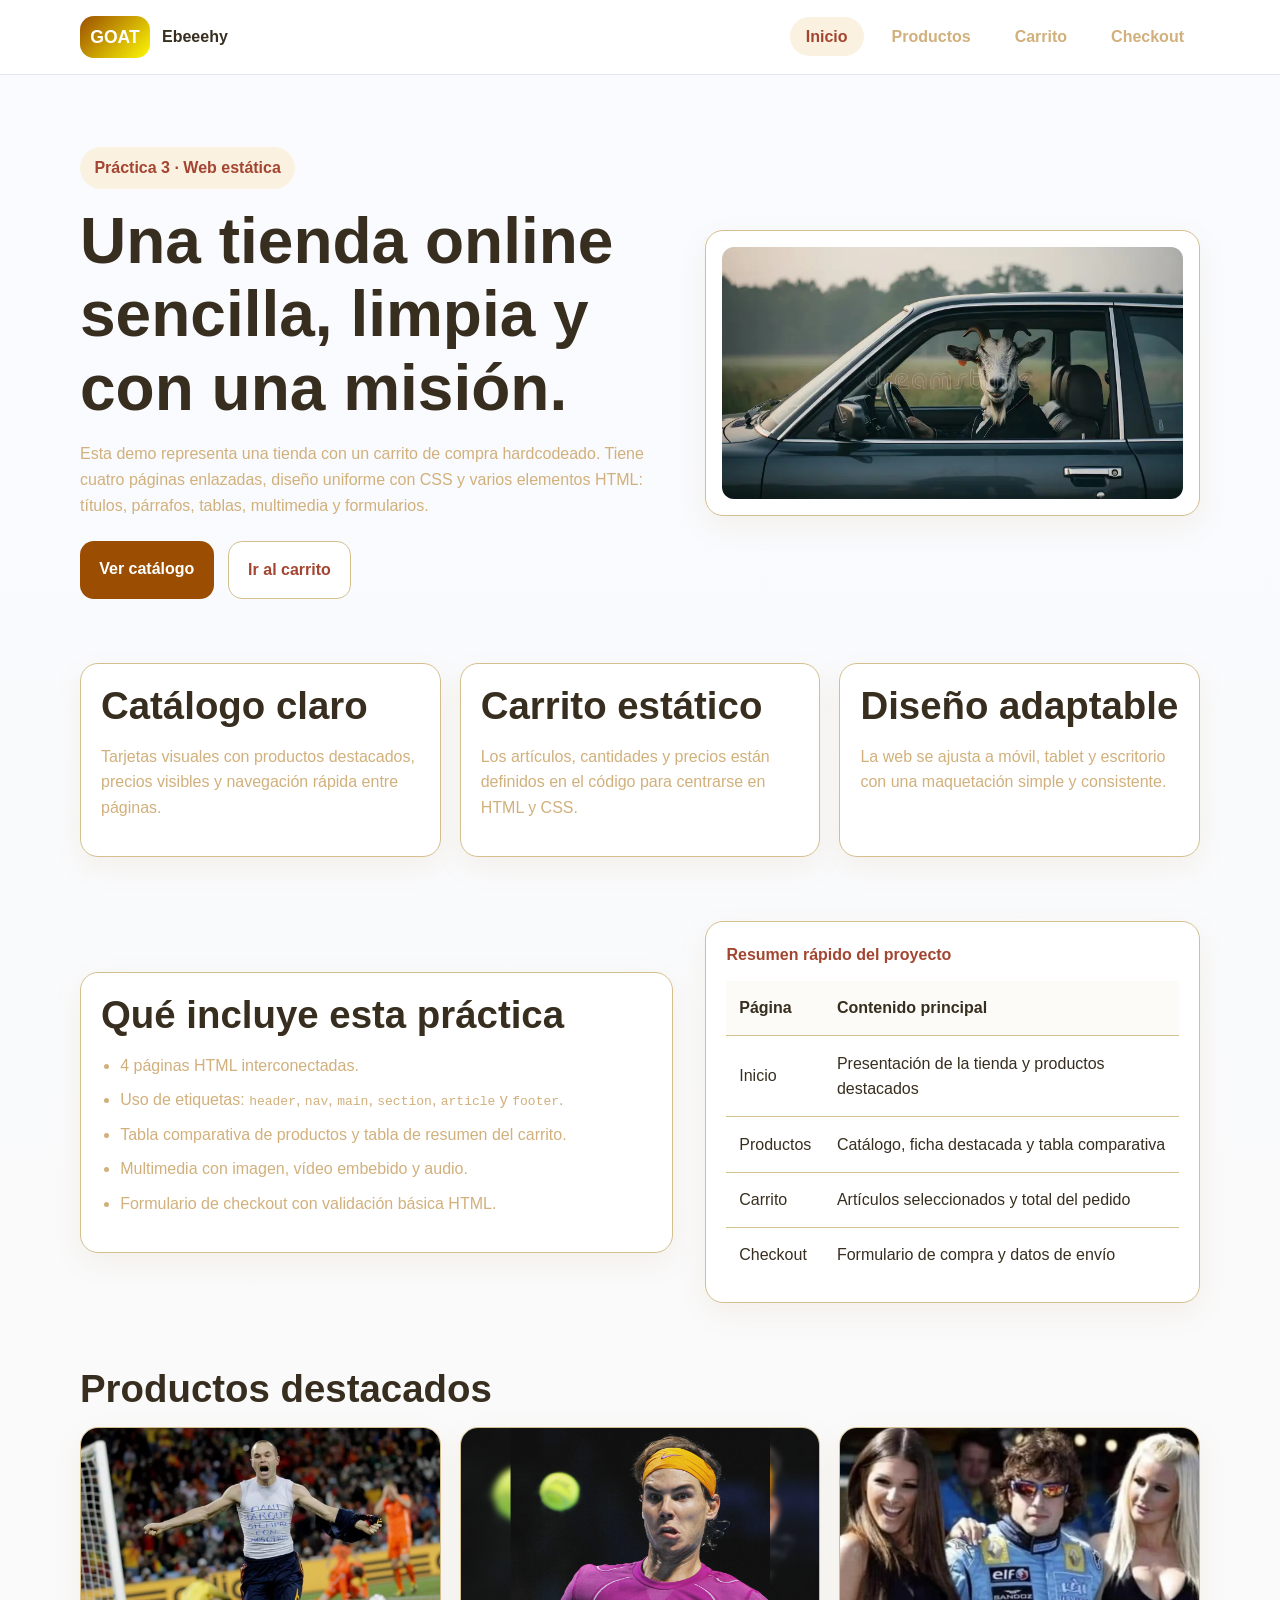
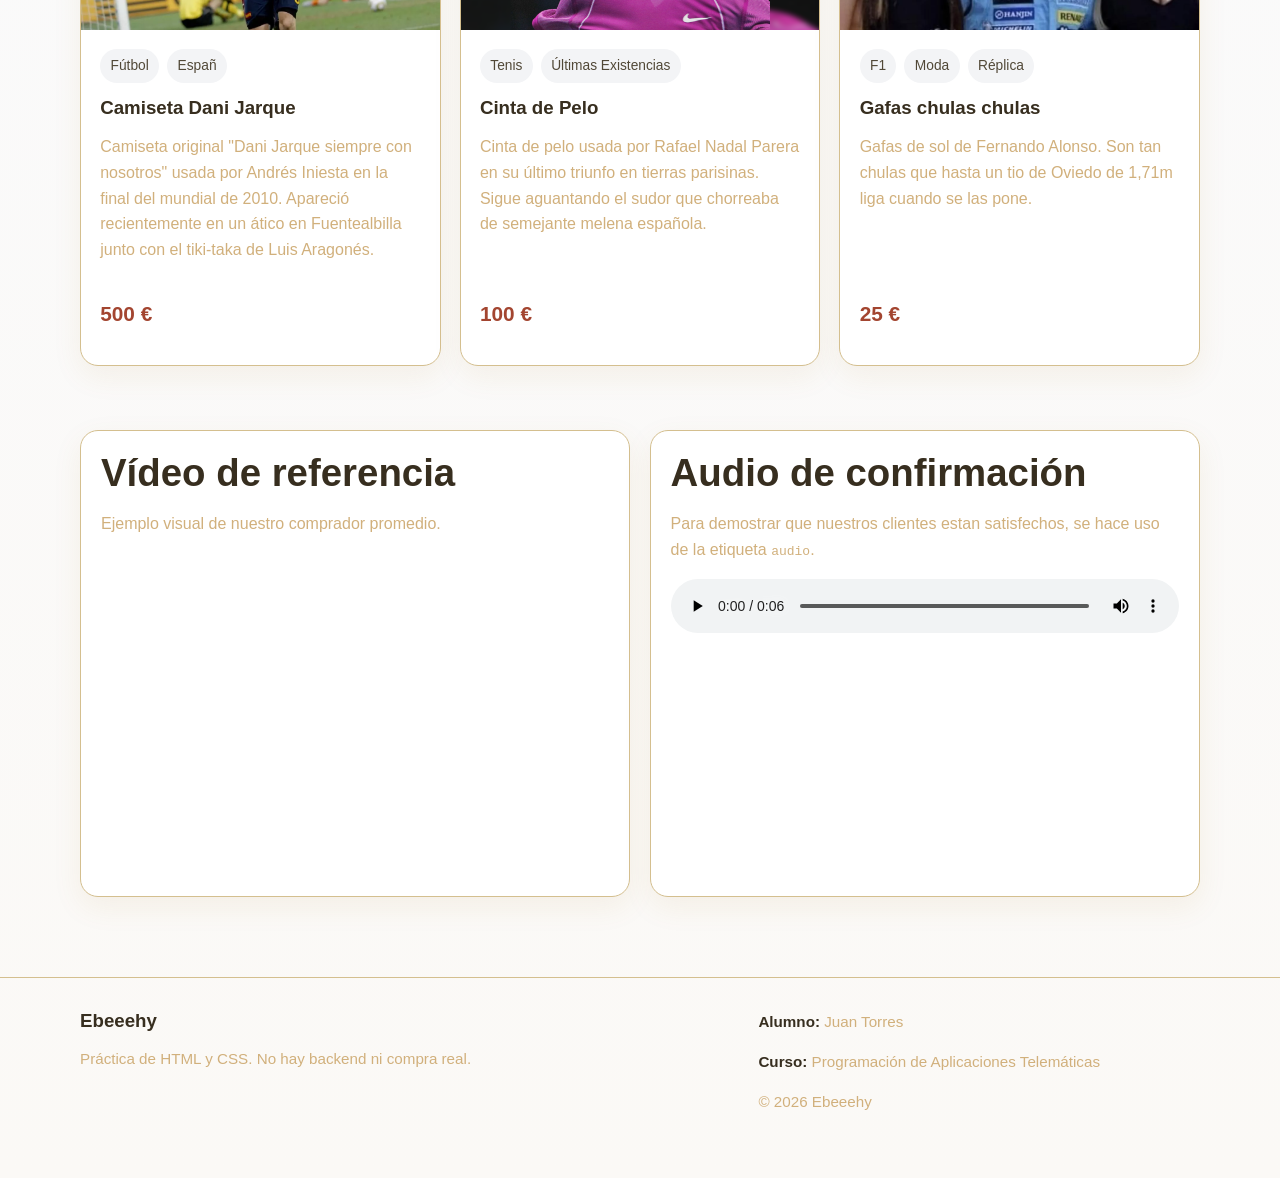
<file: index.html>
<!DOCTYPE html>
<html lang="es">
<head>
  <meta charset="UTF-8">
  <meta name="viewport" content="width=device-width, initial-scale=1.0">
  <meta name="description" content="Tienda online estática sobre un carrito de compra desarrollada con HTML y CSS.">
  <title>Ebeeehy | Inicio</title>
  <link rel="stylesheet" href="styles.css">
</head>
<body>
  <header class="site-header">
    <div class="container navbar">
      <a class="logo" href="index.html">
        <span class="logo-mark">GOAT</span>
        <span>Ebeeehy</span>
      </a>
      <nav aria-label="Navegación principal">
        <ul class="nav-links">
          <li><a class="active" href="index.html">Inicio</a></li>
          <li><a href="productos.html">Productos</a></li>
          <li><a href="carrito.html">Carrito</a></li>
          <li><a href="checkout.html">Checkout</a></li>
        </ul>
      </nav>
    </div>
  </header>

  <main>
    <section class="hero">
      <div class="container hero-grid">
        <div>
          <span class="badge">Práctica 3 · Web estática</span>
          <h1>Una tienda online sencilla, limpia y con una misión.</h1>
          <p>
            Esta demo representa una tienda con un carrito de compra hardcodeado.
            Tiene cuatro páginas enlazadas, diseño uniforme con CSS y varios elementos HTML: títulos,
            párrafos, tablas, multimedia y formularios.
          </p>
          <div class="hero-actions">
            <a class="btn btn-primary" href="productos.html">Ver catálogo</a>
            <a class="btn btn-secondary" href="carrito.html">Ir al carrito</a>
          </div>
        </div>
        <article class="card hero-card">
          <img src="assets/img/cabraAlVolante.webp">
        </article>
      </div>
    </section>

    <section class="section">
      <div class="container">
        <div class="grid-3">
          <article class="feature">
            <h2>Catálogo claro</h2>
            <p>Tarjetas visuales con productos destacados, precios visibles y navegación rápida entre páginas.</p>
          </article>
          <article class="feature">
            <h2>Carrito estático</h2>
            <p>Los artículos, cantidades y precios están definidos en el código para centrarse en HTML y CSS.</p>
          </article>
          <article class="feature">
            <h2>Diseño adaptable</h2>
            <p>La web se ajusta a móvil, tablet y escritorio con una maquetación simple y consistente.</p>
          </article>
        </div>
      </div>
    </section>

    <section class="section">
      <div class="container two-columns">
        <div class="info-box">
          <h2>Qué incluye esta práctica</h2>
          <ul class="check-list">
            <li>4 páginas HTML interconectadas.</li>
            <li>Uso de etiquetas: <code>header</code>, <code>nav</code>, <code>main</code>, <code>section</code>, <code>article</code> y <code>footer</code>.</li>
            <li>Tabla comparativa de productos y tabla de resumen del carrito.</li>
            <li>Multimedia con imagen, vídeo embebido y audio.</li>
            <li>Formulario de checkout con validación básica HTML.</li>
          </ul>
        </div>

        <div class="table-card">
          <table>
            <caption>Resumen rápido del proyecto</caption>
            <thead>
              <tr>
                <th>Página</th>
                <th>Contenido principal</th>
              </tr>
            </thead>
            <tbody>
              <tr>
                <td>Inicio</td>
                <td>Presentación de la tienda y productos destacados</td>
              </tr>
              <tr>
                <td>Productos</td>
                <td>Catálogo, ficha destacada y tabla comparativa</td>
              </tr>
              <tr>
                <td>Carrito</td>
                <td>Artículos seleccionados y total del pedido</td>
              </tr>
              <tr>
                <td>Checkout</td>
                <td>Formulario de compra y datos de envío</td>
              </tr>
            </tbody>
          </table>
        </div>
      </div>
    </section>

    <section class="section">
      <div class="container">
        <h2>Productos destacados</h2>
        <div class="catalog-grid">
          <article class="card catalog-item">
            <img src="assets/img/DaniJarque.webp">
            <div class="catalog-content">
              <div class="tag-row">
                <span class="tag">Fútbol</span>
                <span class="tag">Españ<area shape="" coords="" href="" alt=""></span>
              </div>
              <h3>Camiseta Dani Jarque</h3>
              <p>Camiseta original "Dani Jarque siempre con nosotros" usada por Andrés Iniesta en la final del mundial de 2010. Apareció recientemente en un ático en Fuentealbilla junto con el tiki-taka de Luis Aragonés.</p>
              <p class="price">500 €</p>
            </div>
          </article>
          <article class="card catalog-item">
            <img src="assets/img/Cint.png">
            <div class="catalog-content">
              <div class="tag-row">
                <span class="tag">Tenis</span>
                <span class="tag">Últimas Existencias</span>
              </div>
              <h3>Cinta de Pelo</h3>
              <p>Cinta de pelo usada por Rafael Nadal Parera en su último triunfo en tierras parisinas. Sigue aguantando el sudor que chorreaba de semejante melena española.</p>
              <p class="price">100 €</p>
            </div>
          </article>
          <article class="card catalog-item">
            <img src="assets/img/alonsoPapa.webp">
            <div class="catalog-content">
              <div class="tag-row">
                <span class="tag">F1</span>
                <span class="tag">Moda</span>
                <span class="tag">Réplica</span>
              </div>
              <h3>Gafas chulas chulas</h3>
              <p>Gafas de sol de Fernando Alonso. Son tan chulas que hasta un tio de Oviedo de 1,71m liga cuando se las pone.</p>
              <p class="price">25 €</p>
            </div>
          </article>
        </div>
      </div>
    </section>

    <section class="section">
      <div class="container media-grid">
        <article class="media-card">
          <h2>Vídeo de referencia</h2>
          <p>Ejemplo visual de nuestro comprador promedio.</p>
          <iframe width="560" height="315" src="https://www.youtube.com/embed/R1Xfx9clo50?si=lTAWv2fEUoDqGA4y&amp;controls=0" title="YouTube video player" frameborder="0" allow="accelerometer; autoplay; clipboard-write; encrypted-media; gyroscope; picture-in-picture; web-share" referrerpolicy="strict-origin-when-cross-origin" allowfullscreen></iframe></article>
        <article class="media-card">
          <h2>Audio de confirmación</h2>
          <p>Para demostrar que nuestros clientes estan satisfechos, se hace uso de la etiqueta <code>audio</code>.</p>
          <audio controls>
            <source src="assets/media/Voicy_Siuuu.mp3" type="audio/mp3">
          </audio>
        </article>
      </div>
    </section>
  </main>

  <footer class="site-footer">
    <div class="container footer-grid">
      <div>
        <h3>Ebeeehy</h3>
        <p class="small">Práctica de HTML y CSS. No hay backend ni compra real.</p>
      </div>
      <div>
        <p class="small"><strong>Alumno:</strong> Juan Torres </p>
        <p class="small"><strong>Curso:</strong> Programación de Aplicaciones Telemáticas</p>
        <p class="small">© 2026 Ebeeehy</p>
      </div>
    </div>
  </footer>
</body>
</html>
</file>
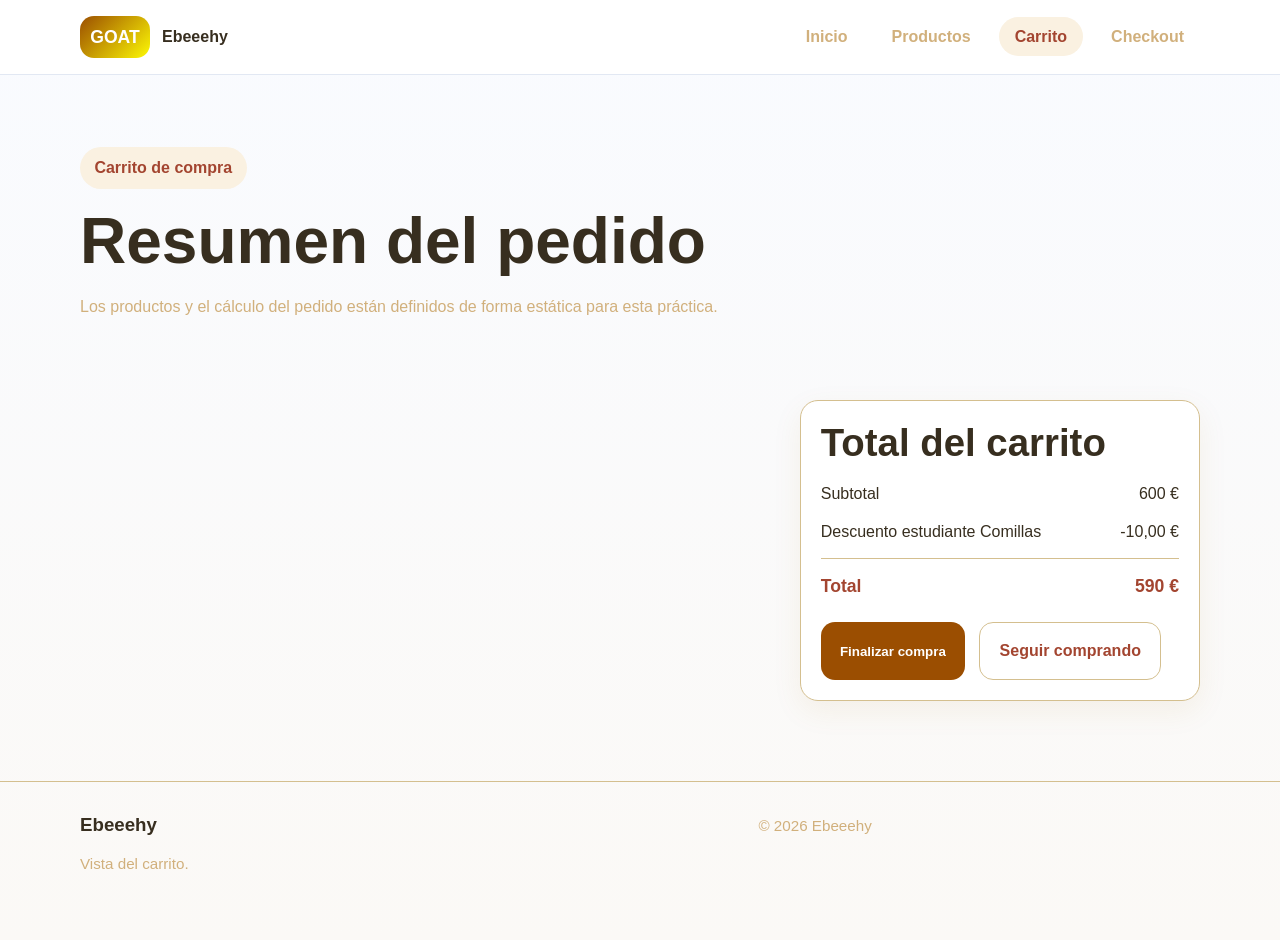
<file: carrito.html>
<!DOCTYPE html>
<html lang="es">
<head>
  <meta charset="UTF-8">
  <meta name="viewport" content="width=device-width, initial-scale=1.0">
  <meta name="description" content="Resumen del carrito de compra de Ebeeehy.">
  <title>Ebeeehy | Carrito</title>
  <link rel="stylesheet" href="styles.css">
  <script src="carrito.js" defer></script>
</head>
<body>
  <header class="site-header">
    <div class="container navbar">
      <a class="logo" href="index.html">
        <span class="logo-mark">GOAT</span>
        <span>Ebeeehy</span>
      </a>
      <nav aria-label="Navegación principal">
        <ul class="nav-links">
          <li><a href="index.html">Inicio</a></li>
          <li><a href="productos.html">Productos</a></li>
          <li><a class="active" href="carrito.html">Carrito</a></li>
          <li><a href="checkout.html">Checkout</a></li>
        </ul>
      </nav>
    </div>
  </header>

  <main>
    <section class="page-hero">
      <div class="container">
        <span class="badge">Carrito de compra</span>
        <h1>Resumen del pedido</h1>
        <p>Los productos y el cálculo del pedido están definidos de forma estática para esta práctica.</p>
      </div>
    </section>

    <section class="section">
      <div class="container cart-layout">
        <div class="cart-list" id = "cart-list">
          
        </div>

        <aside class="summary-card">
          <h2>Total del carrito</h2>
          <div class="summary-line">
            <span>Subtotal</span>
            <span>600 €</span>
          </div>
          <div class="summary-line">
            <span>Descuento estudiante Comillas</span>
            <span>-10,00 €</span>
          </div>
          <div class="summary-line total">
            <span>Total</span>
            <span id = "precio-fin">590 €</span>
          </div>
          <div class="hero-actions">
            <button class="btn btn-primary" id = "btn fin-compra">Finalizar compra</button>
            <a class="btn btn-secondary" href="productos.html">Seguir comprando</a>
          </div>
        </aside>
      </div>
    </section>
  </main>

  <footer class="site-footer">
    <div class="container footer-grid">
      <div>
        <h3>Ebeeehy</h3>
        <p class="small">Vista del carrito.</p>
      </div>
      <div>
        <p class="small">© 2026 Ebeeehy</p>
      </div>
    </div>
  </footer>
</body>
</html>
</file>
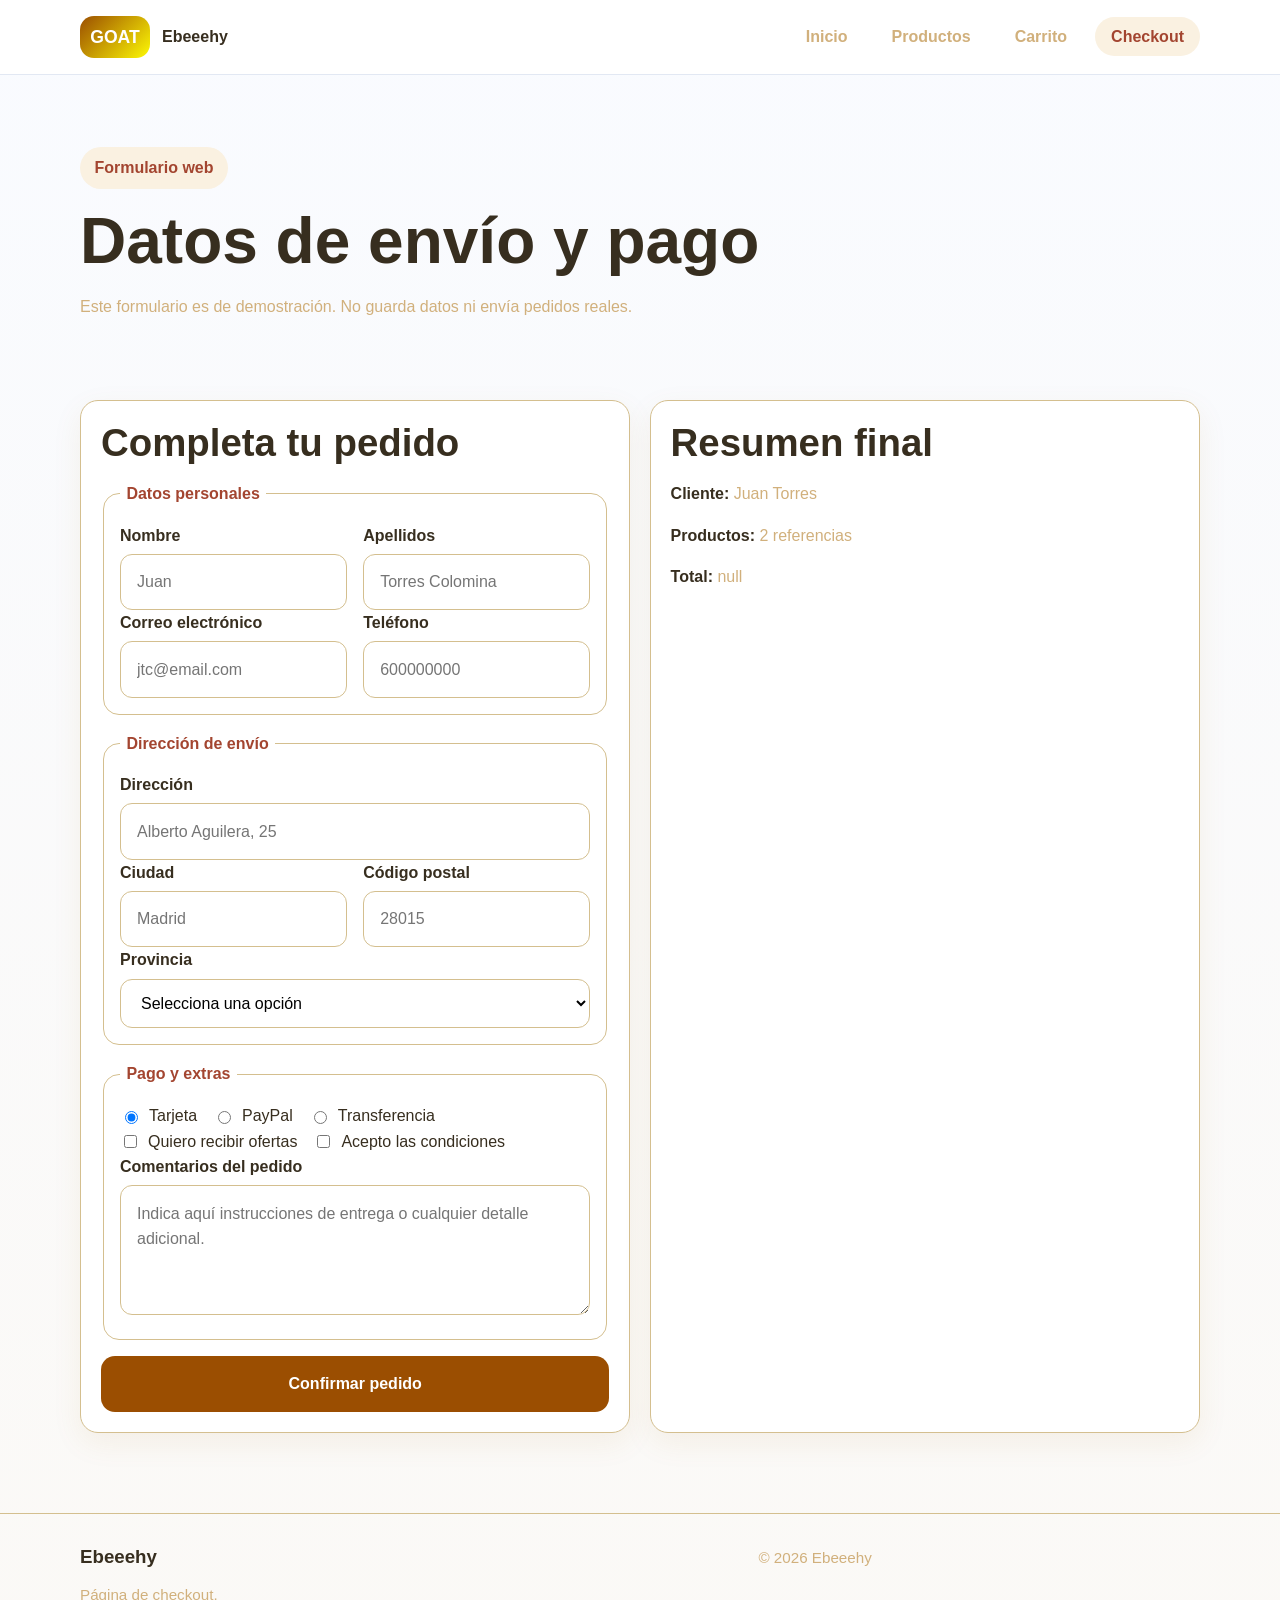
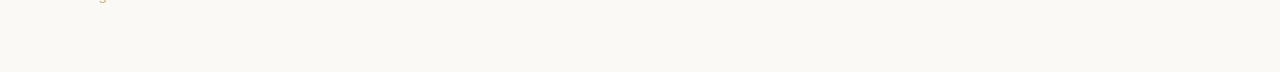
<file: checkout.html>
<!DOCTYPE html>
<html lang="es">
<head>
  <meta charset="UTF-8">
  <meta name="viewport" content="width=device-width, initial-scale=1.0">
  <meta name="description" content="Formulario de checkout de la tienda Ebeeehy.">
  <title>Ebeeehy | Checkout</title>
  <link rel="stylesheet" href="styles.css">
  <script src="checkout.js" defer></script>
</head>
<body>
  <header class="site-header">
    <div class="container navbar">
      <a class="logo" href="index.html">
        <span class="logo-mark">GOAT</span>
        <span>Ebeeehy</span>
      </a>
      <nav aria-label="Navegación principal">
        <ul class="nav-links">
          <li><a href="index.html">Inicio</a></li>
          <li><a href="productos.html">Productos</a></li>
          <li><a href="carrito.html">Carrito</a></li>
          <li><a class="active" href="checkout.html">Checkout</a></li>
        </ul>
      </nav>
    </div>
  </header>

  <main>
    <section class="page-hero">
      <div class="container">
        <span class="badge">Formulario web</span>
        <h1>Datos de envío y pago</h1>
        <p>Este formulario es de demostración. No guarda datos ni envía pedidos reales.</p>
      </div>
    </section>

    <section class="section">
      <div class="container grid-2">
        <article class="form-card">
          <h2>Completa tu pedido</h2>
          <form action="#" method="post">
            <fieldset>
              <legend>Datos personales</legend>
              <div class="form-row">
                <div>
                  <label for="nombre">Nombre</label>
                  <input id="nombre" name="nombre" type="text" placeholder="Juan" required>
                </div>
                <div>
                  <label for="apellidos">Apellidos</label>
                  <input id="apellidos" name="apellidos" type="text" placeholder="Torres Colomina" required>
                </div>
              </div>
              <div class="form-row">
                <div>
                  <label for="email">Correo electrónico</label>
                  <input id="email" name="email" type="email" placeholder="jtc@email.com" required>
                </div>
                <div>
                  <label for="telefono">Teléfono</label>
                  <input id="telefono" name="telefono" type="tel" placeholder="600000000" pattern="[0-9]{9}" required>
                </div>
              </div>
            </fieldset>

            <fieldset>
              <legend>Dirección de envío</legend>
              <label for="direccion">Dirección</label>
              <input id="direccion" name="direccion" type="text" placeholder="Alberto Aguilera, 25" required>
              <div class="form-row">
                <div>
                  <label for="ciudad">Ciudad</label>
                  <input id="ciudad" name="ciudad" type="text" placeholder="Madrid" required>
                </div>
                <div>
                  <label for="cp">Código postal</label>
                  <input id="cp" name="cp" type="text" placeholder="28015" pattern="[0-9]{5}" required>
                </div>
              </div>
              <label for="provincia">Provincia</label>
              <select id="provincia" name="provincia" required>
                <option value="">Selecciona una opción</option>
                <option>Madrid</option>
                <option>Barcelona</option>
                <option>Valencia</option>
                <option>Sevilla</option>
              </select>
            </fieldset>

            <fieldset>
              <legend>Pago y extras</legend>
              <div class="radio-row">
                <label><input type="radio" name="pago" value="tarjeta" checked> Tarjeta</label>
                <label><input type="radio" name="pago" value="paypal"> PayPal</label>
                <label><input type="radio" name="pago" value="transferencia"> Transferencia</label>
              </div>
              <div class="checkbox-row">
                <label><input type="checkbox" name="newsletter"> Quiero recibir ofertas</label>
                <label><input type="checkbox" name="condiciones" required> Acepto las condiciones</label>
              </div>
              <label for="comentarios">Comentarios del pedido</label>
              <textarea id="comentarios" name="comentarios" placeholder="Indica aquí instrucciones de entrega o cualquier detalle adicional."></textarea>
            </fieldset>

            <input type="submit" value="Confirmar pedido">
          </form>
        </article>

        <aside class="summary-card">
          <h2>Resumen final</h2>
          <p><strong>Cliente:</strong> Juan Torres</p>
          <p><strong>Productos:</strong> 2 referencias</p>
          <p id = "precio-fin"><strong>Total:</strong> 590 €</p>
        </aside>
      </div>
    </section>
  </main>

  <footer class="site-footer">
    <div class="container footer-grid">
      <div>
        <h3>Ebeeehy</h3>
        <p class="small">Página de checkout.</p>
      </div>
      <div>
        <p class="small">© 2026 Ebeeehy</p>
      </div>
    </div>
  </footer>
</body>
</html>
</file>
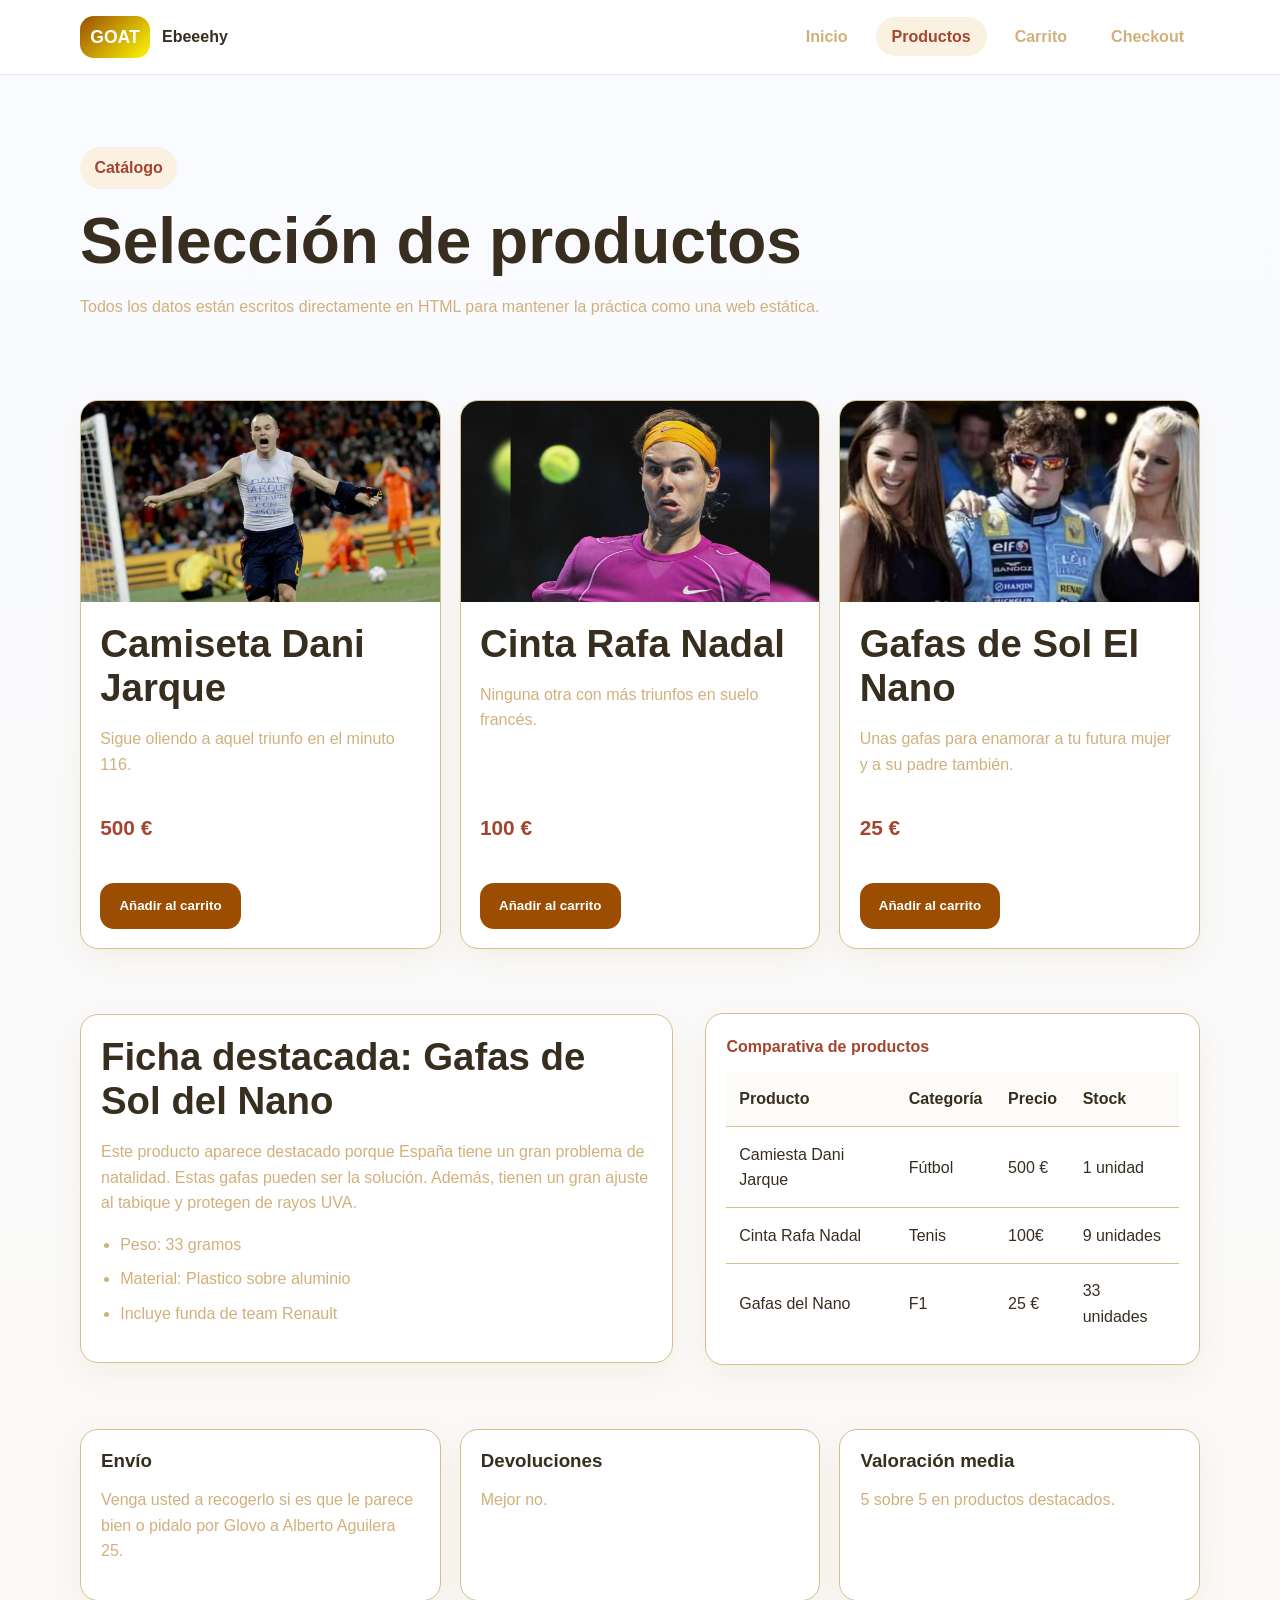
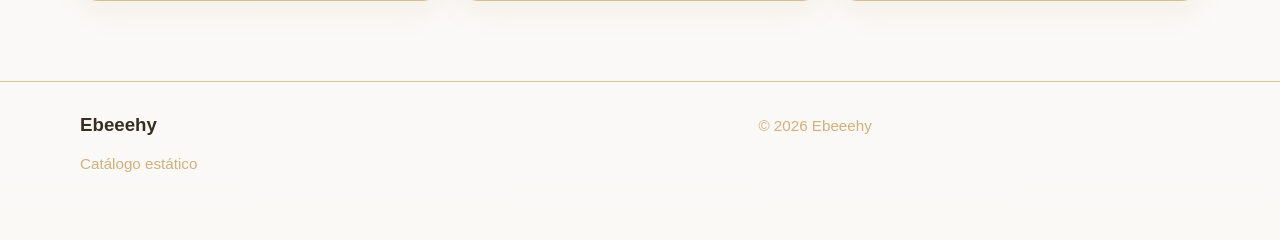
<file: productos.html>
<!DOCTYPE html>
<html lang="es">
<head>
  <meta charset="UTF-8">
  <meta name="viewport" content="width=device-width, initial-scale=1.0">
  <meta name="description" content="Catálogo de productos de la tienda estática Ebeeehy.">
  <title>Ebeeehy | Productos</title>
  <link rel="stylesheet" href="styles.css">
  <script src="productos.js" defer></script>
</head>
<body>
  <header class="site-header">
    <div class="container navbar">
      <a class="logo" href="index.html">
        <span class="logo-mark">GOAT</span>
        <span>Ebeeehy</span>
      </a>
      <nav aria-label="Navegación principal">
        <ul class="nav-links">
          <li><a href="index.html">Inicio</a></li>
          <li><a class="active" href="productos.html">Productos</a></li>
          <li><a href="carrito.html">Carrito</a></li>
          <li><a href="checkout.html">Checkout</a></li>
        </ul>
      </nav>
    </div>
  </header>

  <main>
    <section class="page-hero">
      <div class="container">
        <span class="badge">Catálogo</span>
        <h1>Selección de productos</h1>
        <p>Todos los datos están escritos directamente en HTML para mantener la práctica como una web estática.</p>
      </div>
    </section>

    <section class="section">
      <div class="container catalog-grid">
        <article class="card catalog-item">
          <img src="assets/img/Camiseta Dani Jarque.webp">
          <div class="catalog-content">
            <h2 id = "nombre-dani-jarque">Camiseta Dani Jarque</h2>
            <p id = "descripcion-dani-jarque">Sigue oliendo a aquel triunfo en el minuto 116.</p>
            <p id = "precio-dani-jarque" class="price">500 €</p>
            <div class="inline-actions">
              <button class="btn btn-primary" id="btn-dani-jarque">Añadir al carrito</button>
              <!-- <a class="btn btn-primary" href="carrito.html">Añadir al carrito</a> -->
            </div>
          </div>
        </article>

        <article class="card catalog-item">
          <img src="assets/img/Cinta Rafa Nadal.webp">
          <div class="catalog-content">
            <h2 id = "nombre-cinta">Cinta Rafa Nadal</h2>
            <p id = "descripcion-cinta">Ninguna otra con más triunfos en suelo francés.</p>
            <p id = "precio-cinta" class="price">100 €</p>
            <div class="inline-actions">
              <button class="btn btn-primary" id="btn-cinta-nadal">Añadir al carrito</button>
              <!-- <a class="btn btn-primary" href="carrito.html">Añadir al carrito</a> -->
            </div>
          </div>
        </article>

        <article class="card catalog-item">
          <img src="assets/img/Gafas de Sol El Nano.webp">
          <div class="catalog-content">
            <h2 id = "nombre-gafas">Gafas de Sol El Nano</h2>
            <p id = "descripcion-gafas">Unas gafas para enamorar a tu futura mujer y a su padre también.</p>
            <p id = "precio-gafas" class="price">25 €</p>
            <div class="inline-actions">
              <button class="btn btn-primary" id="btn-gafas-nano">Añadir al carrito</button>
              <!-- <a class="btn btn-primary" href="carrito.html">Añadir al carrito</a> -->
            </div>
          </div>
        </article>
      </div>
    </section>

    <section class="section">
      <div class="container two-columns">
        <article class="info-box">
          <h2>Ficha destacada: Gafas de Sol del Nano</h2>
          <p>
            Este producto aparece destacado porque España tiene un gran problema de natalidad. Estas gafas pueden ser la solución. Además, tienen un gran ajuste al tabique y protegen de rayos UVA.
          </p>
          <ul class="check-list">
            <li>Peso: 33 gramos</li>
            <li>Material: Plastico sobre aluminio</li>
            <li>Incluye funda de team Renault</li>
          </ul>
        </article>

        <article class="table-card">
          <table>
            <caption>Comparativa de productos</caption>
            <thead>
              <tr>
                <th>Producto</th>
                <th>Categoría</th>
                <th>Precio</th>
                <th>Stock</th>
              </tr>
            </thead>
            <tbody>
              <tr>
                <td>Camiesta Dani Jarque</td>
                <td>Fútbol</td>
                <td>500 €</td>
                <td>1 unidad</td>
              </tr>
              <tr>
                <td>Cinta Rafa Nadal</td>
                <td>Tenis</td>
                <td>100€</td>
                <td>9 unidades</td>
              </tr>
              <tr>
                <td>Gafas del Nano</td>
                <td>F1</td>
                <td>25 €</td>
                <td>33 unidades</td>
              </tr>
            </tbody>
          </table>
        </article>
      </div>
    </section>

    <section class="section">
      <div class="container stats-grid">
        <article class="info-box">
          <h3>Envío</h3>
          <p>Venga usted a recogerlo si es que le parece bien o pidalo por Glovo a Alberto Aguilera 25. </p>
        </article>
        <article class="info-box">
          <h3>Devoluciones</h3>
          <p>Mejor no.</p>
        </article>
        <article class="info-box">
          <h3>Valoración media</h3>
          <p>5 sobre 5 en productos destacados.</p>
        </article>
      </div>
    </section>
  </main>

  <footer class="site-footer">
    <div class="container footer-grid">
      <div>
        <h3>Ebeeehy</h3>
        <p class="small">Catálogo estático</p>
      </div>
      <div>
        <p class="small">© 2026 Ebeeehy</p>
      </div>
    </div>
  </footer>
</body>
</html>
</file>
<file: styles.css>
:root {
  --bg: #fbf9f6;
  --surface: #ffffff;
  --surface-2: #faf1e1;
  --text: #372e1f;
  --muted: #d1b07c;
  --primary: #9b4e01;
  --primary-dark: #a34530;
  --accent: #fdf905;
  --border: #d4bf8f;
  --shadow: 0 10px 30px rgba(172, 113, 31, 0.08);
  --radius: 18px;
  --max: 1120px;
}

* {
  box-sizing: border-box;
}

html {
  scroll-behavior: smooth;
}

body {
  margin: 0;
  font-family: Arial, Helvetica, sans-serif;
  color: var(--text);
  background: linear-gradient(180deg, #f9fbff 0%, var(--bg) 100%);
  line-height: 1.6;
}

a {
  color: inherit;
  text-decoration: none;
}

img {
  max-width: 100%;
  display: block;
}

.container {
  width: min(94%, var(--max));
  margin: 0 auto;
}

.site-header {
  position: sticky;
  top: 0;
  z-index: 10;
  backdrop-filter: blur(10px);
  background: rgba(255, 255, 255, 0.9);
  border-bottom: 1px solid rgba(219, 227, 240, 0.8);
}

.navbar {
  display: flex;
  align-items: center;
  justify-content: space-between;
  gap: 1rem;
  min-height: 74px;
}

.logo {
  display: flex;
  align-items: center;
  gap: 0.75rem;
  font-weight: 650;
}

.logo-mark {
  width: 70px;
  height: 42px;
  border-radius: 14px;
  background: linear-gradient(135deg, var(--primary), var(--accent));
  display: grid;
  place-items: center;
  color: white;
  font-size: 1.1rem;
}

.nav-links {
  list-style: none;
  display: flex;
  gap: 0.75rem;
  padding: 0;
  margin: 0;
  flex-wrap: wrap;
}

.nav-links a {
  padding: 0.7rem 1rem;
  border-radius: 999px;
  color: var(--muted);
  font-weight: 600;
}

.nav-links a:hover,
.nav-links a.active {
  background: var(--surface-2);
  color: var(--primary-dark);
}

.hero,
.page-hero {
  padding: 4.5rem 0 2rem;
}

.hero-grid,
.two-columns {
  display: grid;
  grid-template-columns: 1.2fr 1fr;
  gap: 2rem;
  align-items: center;
}

.badge {
  display: inline-flex;
  align-items: center;
  gap: 0.5rem;
  padding: 0.5rem 0.9rem;
  border-radius: 999px;
  background: var(--surface-2);
  color: var(--primary-dark);
  font-weight: 700;
  margin-bottom: 1rem;
}

h1, h2, h3 {
  line-height: 1.15;
  margin: 0 0 1rem;
}

h1 {
  font-size: clamp(2.3rem, 5vw, 4.2rem);
}

h2 {
  font-size: clamp(1.7rem, 3vw, 2.5rem);
}

p {
  margin: 0 0 1rem;
  color: var(--muted);
}

.hero-actions,
.inline-actions {
  display: flex;
  flex-wrap: wrap;
  gap: 0.9rem;
  margin-top: 1.4rem;
}

.btn,
button,
input[type="submit"] {
  border: none;
  border-radius: 14px;
  padding: 0.95rem 1.2rem;
  font-weight: 700;
  cursor: pointer;
  transition: transform 0.2s ease, box-shadow 0.2s ease;
}

.btn:hover,
button:hover,
input[type="submit"]:hover {
  transform: translateY(-2px);
  box-shadow: var(--shadow);
}

.btn-primary,
input[type="submit"] {
  background: var(--primary);
  color: #fff;
}

.btn-secondary {
  background: #fff;
  color: var(--primary-dark);
  border: 1px solid var(--border);
}

.card,
.feature,
.info-box,
.table-card,
.media-card,
.form-card,
.summary-card,
.cart-item {
  background: var(--surface);
  border: 1px solid var(--border);
  border-radius: var(--radius);
  box-shadow: var(--shadow);
}

.hero-card {
  padding: 1rem;
}

.hero-card img {
  width: 100%;
  border-radius: calc(var(--radius) - 6px);
}

.section {
  padding: 2rem 0;
}

.grid-3,
.grid-2,
.catalog-grid,
.stats-grid {
  display: grid;
  gap: 1.2rem;
}

.grid-3,
.catalog-grid,
.stats-grid {
  grid-template-columns: repeat(3, 1fr);
}

.grid-2 {
  grid-template-columns: repeat(2, 1fr);
}

.feature,
.info-box,
.table-card,
.media-card,
.form-card,
.summary-card,
.cart-item {
  padding: 1.25rem;
}

.catalog-item {
  overflow: hidden;
  display: flex;
  flex-direction: column;
  height: 100%;
}

.catalog-item img {
  height: 220px;
  width: 100%;
  object-fit: cover;
}

.catalog-content {
  padding: 1.2rem;
  display: flex;
  flex-direction: column;
  height: 100%;
}

.price {
  color: var(--primary-dark);
  font-size: 1.3rem;
  font-weight: 800;
  margin-top: auto;
}

.tag-row {
  display: flex;
  flex-wrap: wrap;
  gap: 0.5rem;
  margin-bottom: 0.9rem;
}

.tag {
  font-size: 0.86rem;
  background: #f3f4f6;
  color: #514837;
  padding: 0.35rem 0.65rem;
  border-radius: 999px;
}

table {
  width: 100%;
  border-collapse: collapse;
  overflow: hidden;
}

caption {
  text-align: left;
  font-weight: 700;
  margin-bottom: 0.8rem;
  color: var(--primary-dark);
}

th,
td {
  padding: 0.9rem 0.8rem;
  border-bottom: 1px solid var(--border);
  text-align: left;
}

th {
  background: #fcfbf8;
}

tr:last-child td {
  border-bottom: none;
}

.check-list {
  padding-left: 1.2rem;
  color: var(--muted);
}

.check-list li + li {
  margin-top: 0.55rem;
}

.media-grid {
  display: grid;
  gap: 1.2rem;
  grid-template-columns: 1fr 1fr;
}

iframe,
video,
audio {
  width: 100%;
  border: 0;
  border-radius: 14px;
}

form {
  display: grid;
  gap: 1rem;
}

fieldset {
  border: 1px solid var(--border);
  border-radius: 16px;
  padding: 1rem;
}

legend {
  font-weight: 700;
  color: var(--primary-dark);
  padding: 0 0.4rem;
}

label {
  display: block;
  font-weight: 700;
  margin-bottom: 0.35rem;
}

input,
select,
textarea {
  width: 100%;
  padding: 0.9rem 1rem;
  border: 1px solid var(--border);
  border-radius: 12px;
  font: inherit;
  background: #fff;
}

textarea {
  min-height: 130px;
  resize: vertical;
}

.form-row {
  display: grid;
  grid-template-columns: repeat(2, 1fr);
  gap: 1rem;
}

.checkbox-row,
.radio-row {
  display: flex;
  flex-wrap: wrap;
  gap: 1rem;
}

.checkbox-row label,
.radio-row label {
  display: inline-flex;
  gap: 0.5rem;
  align-items: center;
  font-weight: 500;
  margin: 0;
}

.checkbox-row input,
.radio-row input {
  width: auto;
}

.cart-layout {
  display: grid;
  grid-template-columns: 1.4fr 0.8fr;
  gap: 1.2rem;
}

.cart-list {
  display: grid;
  gap: 1rem;
}

.cart-item {
  display: grid;
  grid-template-columns: 120px 1fr auto;
  gap: 1rem;
  align-items: center;
}

.cart-item img {
  border-radius: 14px;
  width: 120px;
  height: 120px;
  object-fit: cover;
}

.qty-box {
  display: inline-flex;
  align-items: center;
  gap: 0.8rem;
  background: #fcfbf8;
  border: 1px solid var(--border);
  border-radius: 999px;
  padding: 0.3rem 0.8rem;
}

.summary-line {
  display: flex;
  justify-content: space-between;
  gap: 1rem;
  margin-bottom: 0.8rem;
}

.summary-line.total {
  font-size: 1.1rem;
  font-weight: 800;
  color: var(--primary-dark);
  padding-top: 0.8rem;
  border-top: 1px solid var(--border);
}

.site-footer {
  margin-top: 3rem;
  padding: 2rem 0 3rem;
  border-top: 1px solid var(--border);
}

.footer-grid {
  display: grid;
  gap: 1rem;
  grid-template-columns: 1.2fr 0.8fr;
}

.small {
  font-size: 0.95rem;
}

strong {
  color: var(--text);
}

@media (max-width: 900px) {
  .hero-grid,
  .two-columns,
  .grid-2,
  .grid-3,
  .catalog-grid,
  .stats-grid,
  .media-grid,
  .cart-layout,
  .footer-grid,
  .form-row {
    grid-template-columns: 1fr;
  }

  .cart-item {
    grid-template-columns: 1fr;
  }

  .navbar {
    flex-direction: column;
    padding: 1rem 0;
  }
}

@media (max-width: 560px) {
  h1 {
    font-size: 2.2rem;
  }

  .nav-links {
    justify-content: center;
  }
}


.qty-static {
  display: inline-block;
  margin-top: 0.5rem;
  padding: 0.55rem 0.8rem;
  border: 1px solid var(--border);
  border-radius: 999px;
  background: var(--surface-soft);
  color: var(--text-muted);
}
</file>
